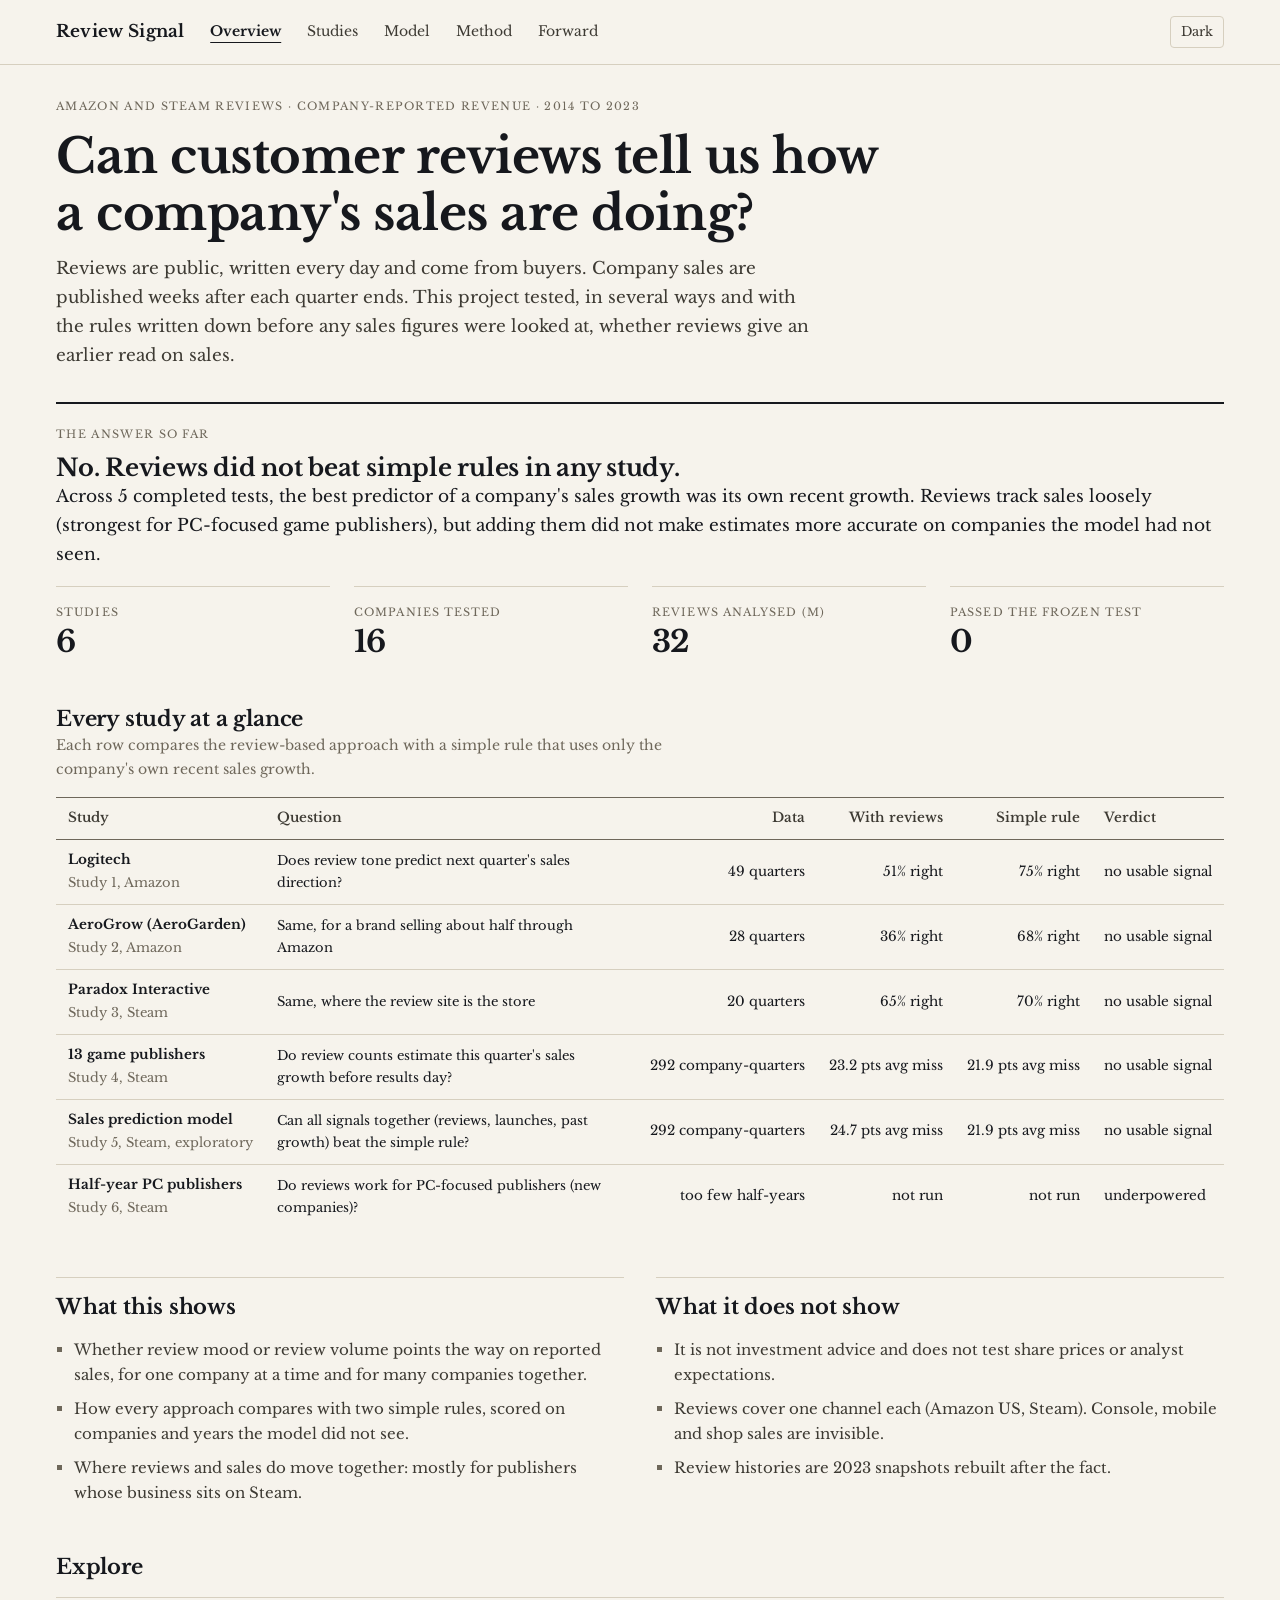
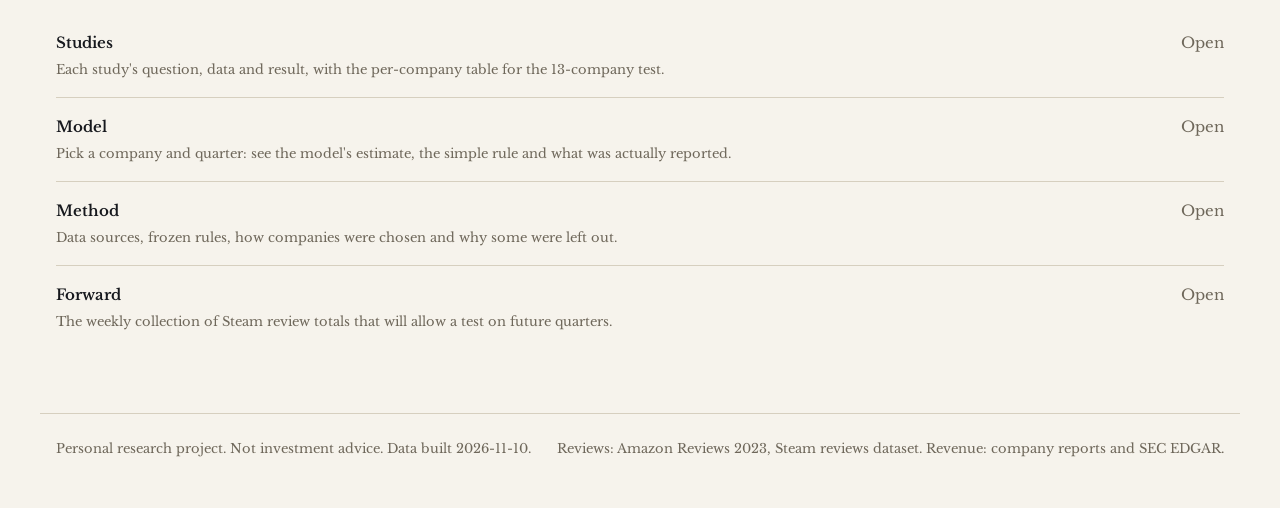
<file: site/index.html>
<!doctype html>
<html lang="en">
<head>
<meta charset="utf-8">
<meta name="viewport" content="width=device-width, initial-scale=1">
<title>Overview | Review Signal</title>
<meta name="description" content="Can public customer reviews tell us how a company's sales are doing before it reports?">
<meta name="color-scheme" content="light dark">
<link rel="icon" href="data:image/svg+xml,%3Csvg xmlns='http://www.w3.org/2000/svg' viewBox='0 0 32 32'%3E%3Crect width='32' height='32' rx='4' fill='%238a4a0e'/%3E%3Ctext x='16' y='23' font-family='Georgia,serif' font-size='20' font-weight='700' fill='%23f6f3ec' text-anchor='middle'%3ER%3C/text%3E%3C/svg%3E">
<link rel="stylesheet" href="assets/style.css">
<script src="assets/data.js" defer></script>
<script src="assets/app.js" defer></script>
</head>
<body data-page="index">
<main>

<div class="page-head">
  <span class="eyebrow">Amazon and Steam reviews · company-reported revenue · 2014 to 2023</span>
  <h1>Can customer reviews tell us how a company's sales are doing?</h1>
  <p class="lede">Reviews are public, written every day and come from buyers. Company sales are published weeks after each quarter ends. This project tested, in several ways and with the rules written down before any sales figures were looked at, whether reviews give an earlier read on sales.</p>
</div>
<div class="panel answer" id="answer"></div>
<div class="grid g4" id="stats" style="margin-top:var(--sp-4)"></div>
<section>
  <div class="sec-head"><div><h2>Every study at a glance</h2><p>Each row compares the review-based approach with a simple rule that uses only the company's own recent sales growth.</p></div></div>
  <div id="studyCards"></div>
</section>
<section class="grid g2">
  <div class="panel"><h2>What this shows</h2><ul class="list yes" style="margin-top:var(--sp-4)">
    <li>Whether review mood or review volume points the way on reported sales, for one company at a time and for many companies together.</li>
    <li>How every approach compares with two simple rules, scored on companies and years the model did not see.</li>
    <li>Where reviews and sales do move together: mostly for publishers whose business sits on Steam.</li>
  </ul></div>
  <div class="panel"><h2>What it does not show</h2><ul class="list no" style="margin-top:var(--sp-4)">
    <li>It is not investment advice and does not test share prices or analyst expectations.</li>
    <li>Reviews cover one channel each (Amazon US, Steam). Console, mobile and shop sales are invisible.</li>
    <li>Review histories are 2023 snapshots rebuilt after the fact.</li>
  </ul></div>
</section>
<section><div class="sec-head"><div><h2>Explore</h2></div></div>
  <div class="panel links">
    <a href="studies.html"><span><b>Studies</b><small>Each study's question, data and result, with the per-company table for the 13-company test.</small></span><span>Open</span></a>
    <a href="model.html"><span><b>Model</b><small>Pick a company and quarter: see the model's estimate, the simple rule and what was actually reported.</small></span><span>Open</span></a>
    <a href="method.html"><span><b>Method</b><small>Data sources, frozen rules, how companies were chosen and why some were left out.</small></span><span>Open</span></a>
    <a href="forward.html"><span><b>Forward</b><small>The weekly collection of Steam review totals that will allow a test on future quarters.</small></span><span>Open</span></a>
  </div></section>
</main>
</body>
</html>
</file>
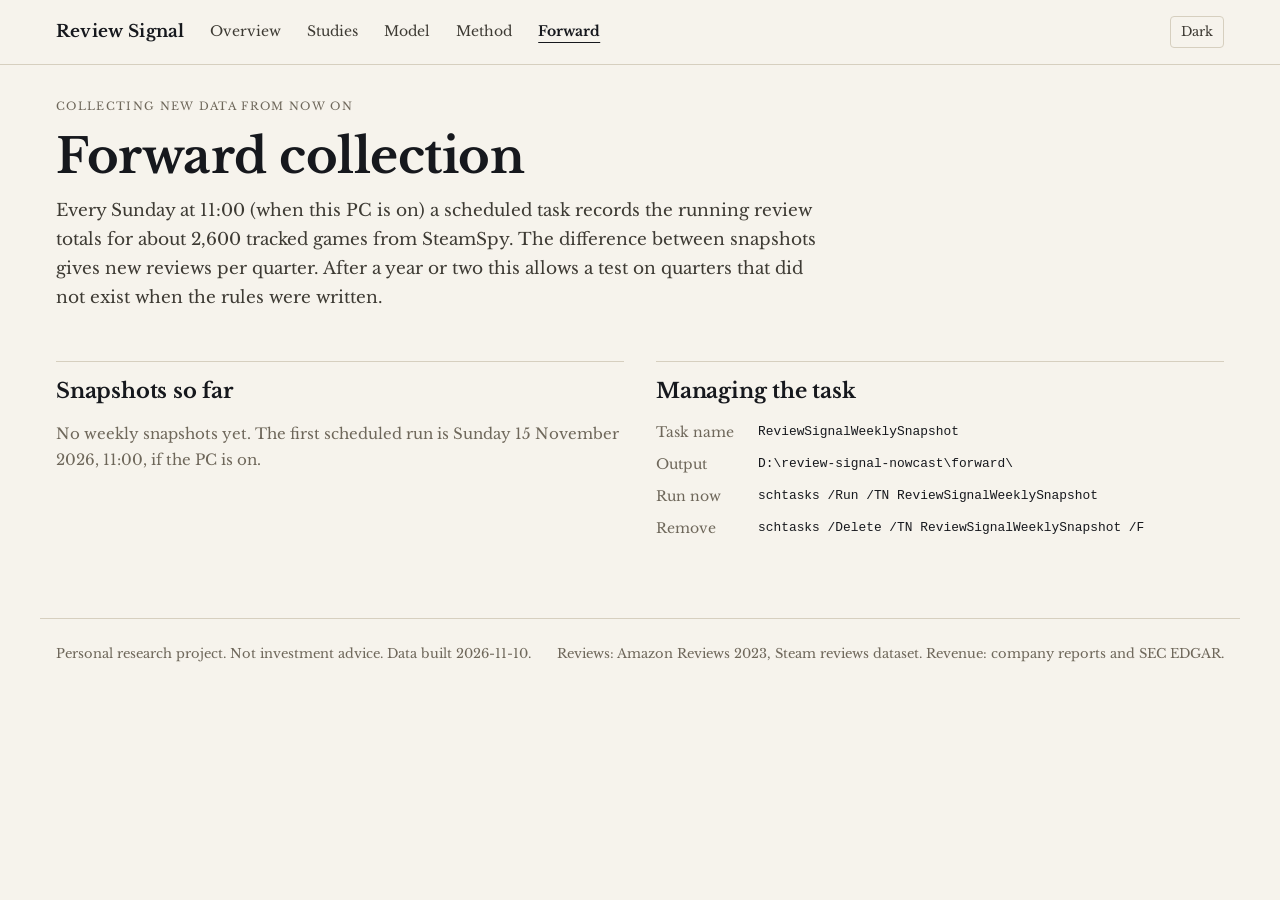
<file: site/forward.html>
<!doctype html>
<html lang="en">
<head>
<meta charset="utf-8">
<meta name="viewport" content="width=device-width, initial-scale=1">
<title>Forward | Review Signal</title>
<meta name="description" content="Weekly collection of Steam review totals for a future out-of-sample test.">
<meta name="color-scheme" content="light dark">
<link rel="icon" href="data:image/svg+xml,%3Csvg xmlns='http://www.w3.org/2000/svg' viewBox='0 0 32 32'%3E%3Crect width='32' height='32' rx='4' fill='%238a4a0e'/%3E%3Ctext x='16' y='23' font-family='Georgia,serif' font-size='20' font-weight='700' fill='%23f6f3ec' text-anchor='middle'%3ER%3C/text%3E%3C/svg%3E">
<link rel="stylesheet" href="assets/style.css">
<script src="assets/data.js" defer></script>
<script src="assets/app.js" defer></script>
</head>
<body data-page="forward">
<main>

<div class="page-head"><span class="eyebrow">Collecting new data from now on</span><h1>Forward collection</h1>
<p class="lede">Every Sunday at 11:00 (when this PC is on) a scheduled task records the running review totals for about 2,600 tracked games from SteamSpy. The difference between snapshots gives new reviews per quarter. After a year or two this allows a test on quarters that did not exist when the rules were written.</p></div>
<section class="grid g2"><div class="panel"><h2>Snapshots so far</h2><div id="fwdRuns" style="margin-top:var(--sp-4)"></div></div>
<div class="panel"><h2>Managing the task</h2><dl class="kv" style="margin-top:var(--sp-4)"><dt>Task name</dt><dd class="mono">ReviewSignalWeeklySnapshot</dd>
<dt>Output</dt><dd class="mono">D:\review-signal-nowcast\forward\</dd><dt>Run now</dt><dd class="mono">schtasks /Run /TN ReviewSignalWeeklySnapshot</dd>
<dt>Remove</dt><dd class="mono">schtasks /Delete /TN ReviewSignalWeeklySnapshot /F</dd></dl></div></section>
</main>
</body>
</html>
</file>
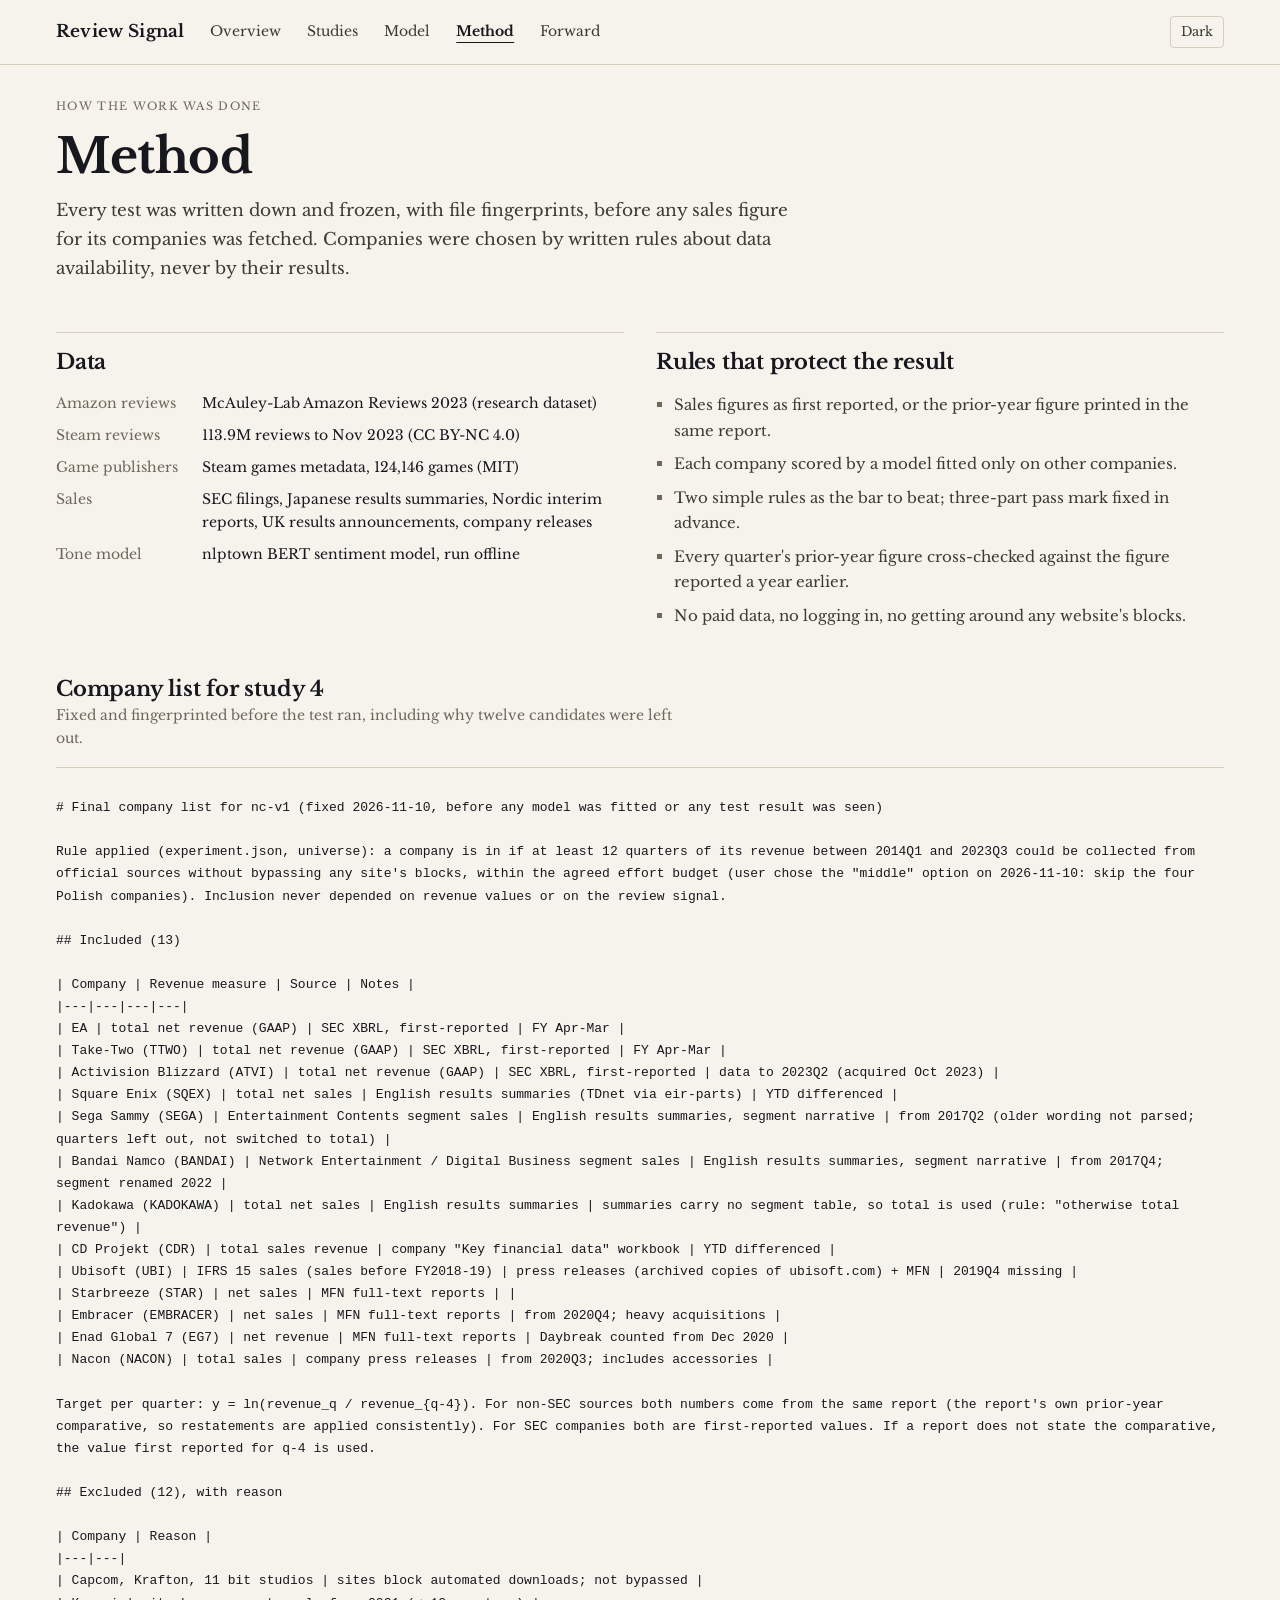
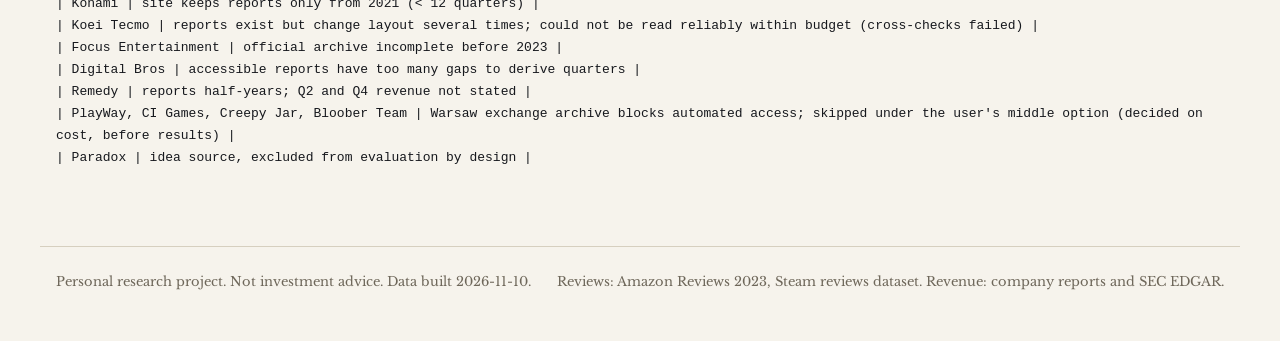
<file: site/method.html>
<!doctype html>
<html lang="en">
<head>
<meta charset="utf-8">
<meta name="viewport" content="width=device-width, initial-scale=1">
<title>Method | Review Signal</title>
<meta name="description" content="Data sources, frozen rules and company selection.">
<meta name="color-scheme" content="light dark">
<link rel="icon" href="data:image/svg+xml,%3Csvg xmlns='http://www.w3.org/2000/svg' viewBox='0 0 32 32'%3E%3Crect width='32' height='32' rx='4' fill='%238a4a0e'/%3E%3Ctext x='16' y='23' font-family='Georgia,serif' font-size='20' font-weight='700' fill='%23f6f3ec' text-anchor='middle'%3ER%3C/text%3E%3C/svg%3E">
<link rel="stylesheet" href="assets/style.css">
<script src="assets/data.js" defer></script>
<script src="assets/app.js" defer></script>
</head>
<body data-page="method">
<main>

<div class="page-head"><span class="eyebrow">How the work was done</span><h1>Method</h1>
<p class="lede">Every test was written down and frozen, with file fingerprints, before any sales figure for its companies was fetched. Companies were chosen by written rules about data availability, never by their results.</p></div>
<section class="grid g2">
  <div class="panel"><h2>Data</h2><dl class="kv" style="margin-top:var(--sp-4)">
    <dt>Amazon reviews</dt><dd>McAuley-Lab Amazon Reviews 2023 (research dataset)</dd>
    <dt>Steam reviews</dt><dd>113.9M reviews to Nov 2023 (CC BY-NC 4.0)</dd>
    <dt>Game publishers</dt><dd>Steam games metadata, 124,146 games (MIT)</dd>
    <dt>Sales</dt><dd>SEC filings, Japanese results summaries, Nordic interim reports, UK results announcements, company releases</dd>
    <dt>Tone model</dt><dd>nlptown BERT sentiment model, run offline</dd></dl></div>
  <div class="panel"><h2>Rules that protect the result</h2><ul class="list yes" style="margin-top:var(--sp-4)">
    <li>Sales figures as first reported, or the prior-year figure printed in the same report.</li>
    <li>Each company scored by a model fitted only on other companies.</li>
    <li>Two simple rules as the bar to beat; three-part pass mark fixed in advance.</li>
    <li>Every quarter's prior-year figure cross-checked against the figure reported a year earlier.</li>
    <li>No paid data, no logging in, no getting around any website's blocks.</li></ul></div>
</section>
<section><div class="sec-head"><div><h2>Company list for study 4</h2><p>Fixed and fingerprinted before the test ran, including why twelve candidates were left out.</p></div></div>
  <div class="panel"><pre class="mono small" id="universe" style="white-space:pre-wrap"></pre></div></section>
</main>
</body>
</html>
</file>
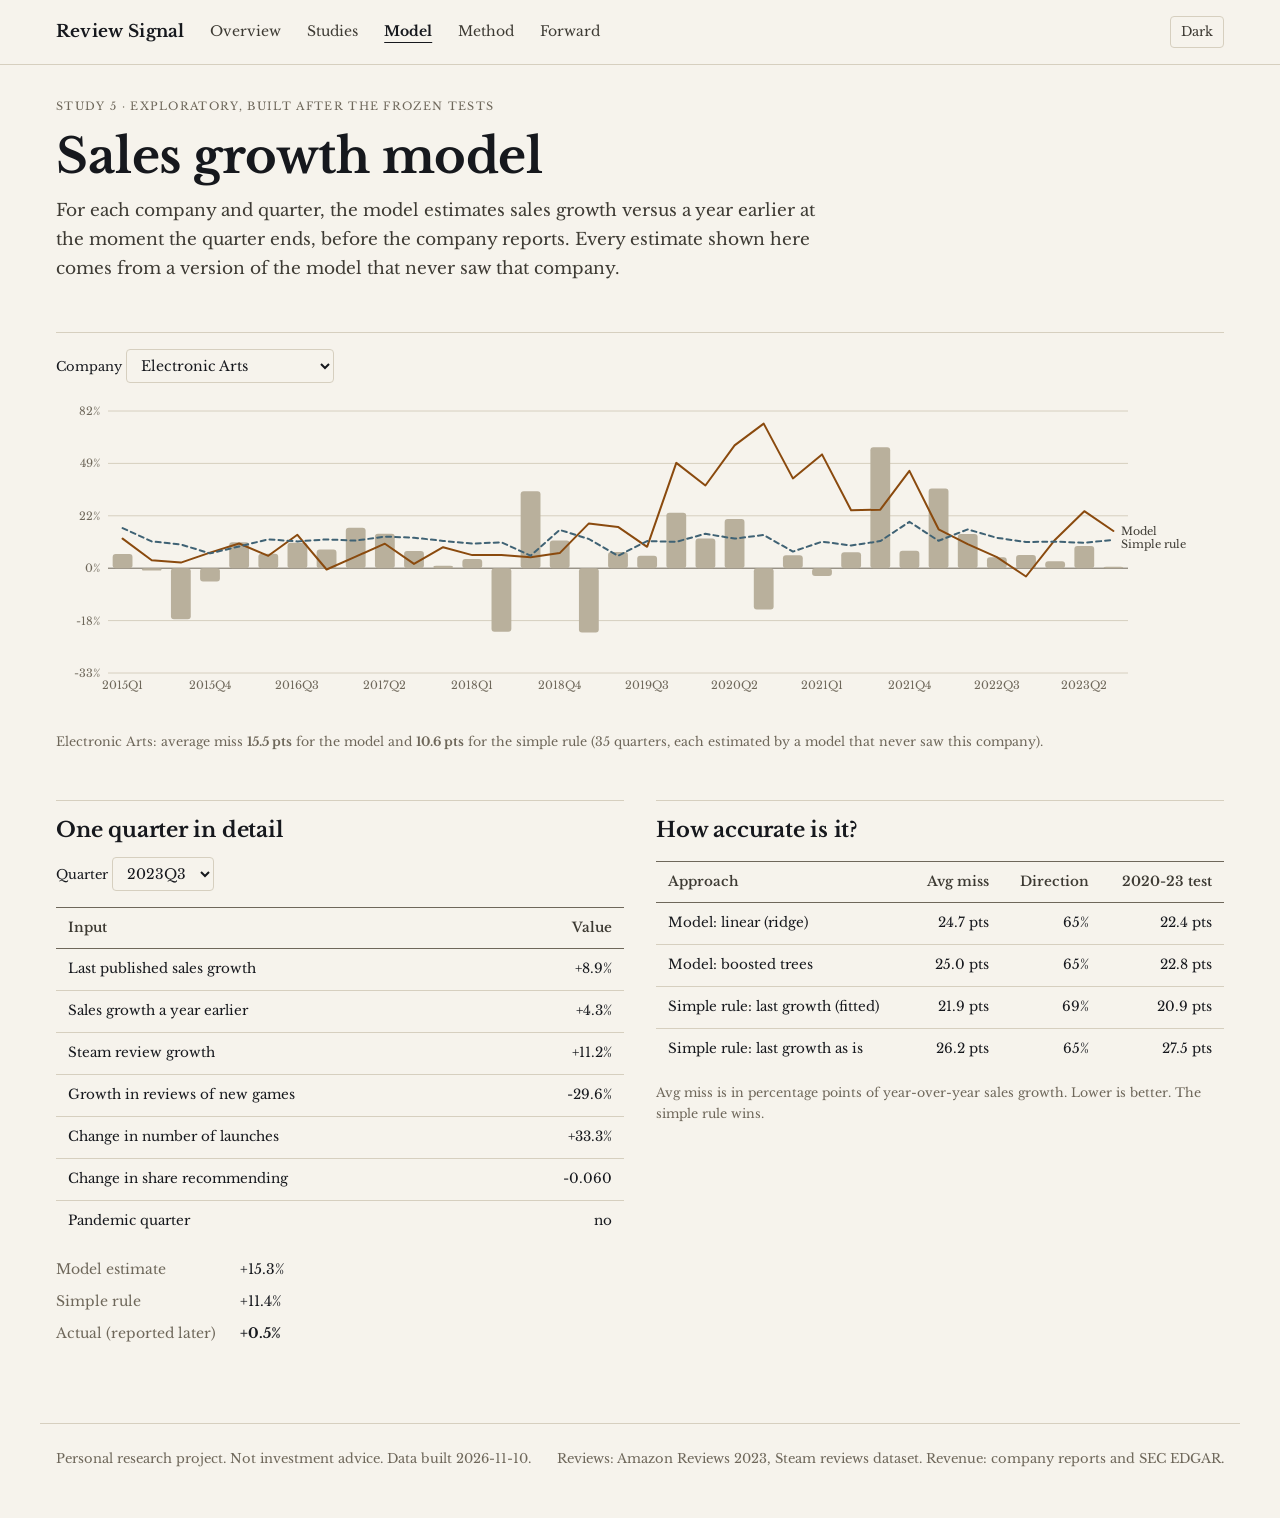
<file: site/model.html>
<!doctype html>
<html lang="en">
<head>
<meta charset="utf-8">
<meta name="viewport" content="width=device-width, initial-scale=1">
<title>Model | Review Signal</title>
<meta name="description" content="Interactive view of the exploratory sales-growth model.">
<meta name="color-scheme" content="light dark">
<link rel="icon" href="data:image/svg+xml,%3Csvg xmlns='http://www.w3.org/2000/svg' viewBox='0 0 32 32'%3E%3Crect width='32' height='32' rx='4' fill='%238a4a0e'/%3E%3Ctext x='16' y='23' font-family='Georgia,serif' font-size='20' font-weight='700' fill='%23f6f3ec' text-anchor='middle'%3ER%3C/text%3E%3C/svg%3E">
<link rel="stylesheet" href="assets/style.css">
<script src="assets/data.js" defer></script>
<script src="assets/app.js" defer></script>
</head>
<body data-page="model">
<main>

<div class="page-head"><span class="eyebrow">Study 5 · exploratory, built after the frozen tests</span><h1>Sales growth model</h1>
<p class="lede">For each company and quarter, the model estimates sales growth versus a year earlier at the moment the quarter ends, before the company reports. Every estimate shown here comes from a version of the model that never saw that company.</p></div>
<section><div class="panel"><div class="controls"><label class="small">Company <select id="company"></select></label></div>
  <div class="chart" id="modelChart"></div><p class="chart-note" id="modelNote"></p></div></section>
<section class="grid g2">
  <div class="panel"><h2>One quarter in detail</h2><div class="controls" style="margin-top:var(--sp-3)"><label class="small">Quarter <select id="quarter"></select></label></div><div id="explain"></div></div>
  <div class="panel"><h2>How accurate is it?</h2><div id="modelScores" style="margin-top:var(--sp-4)"></div>
  <p class="chart-note">Avg miss is in percentage points of year-over-year sales growth. Lower is better. The simple rule wins.</p></div>
</section>
</main>
</body>
</html>
</file>
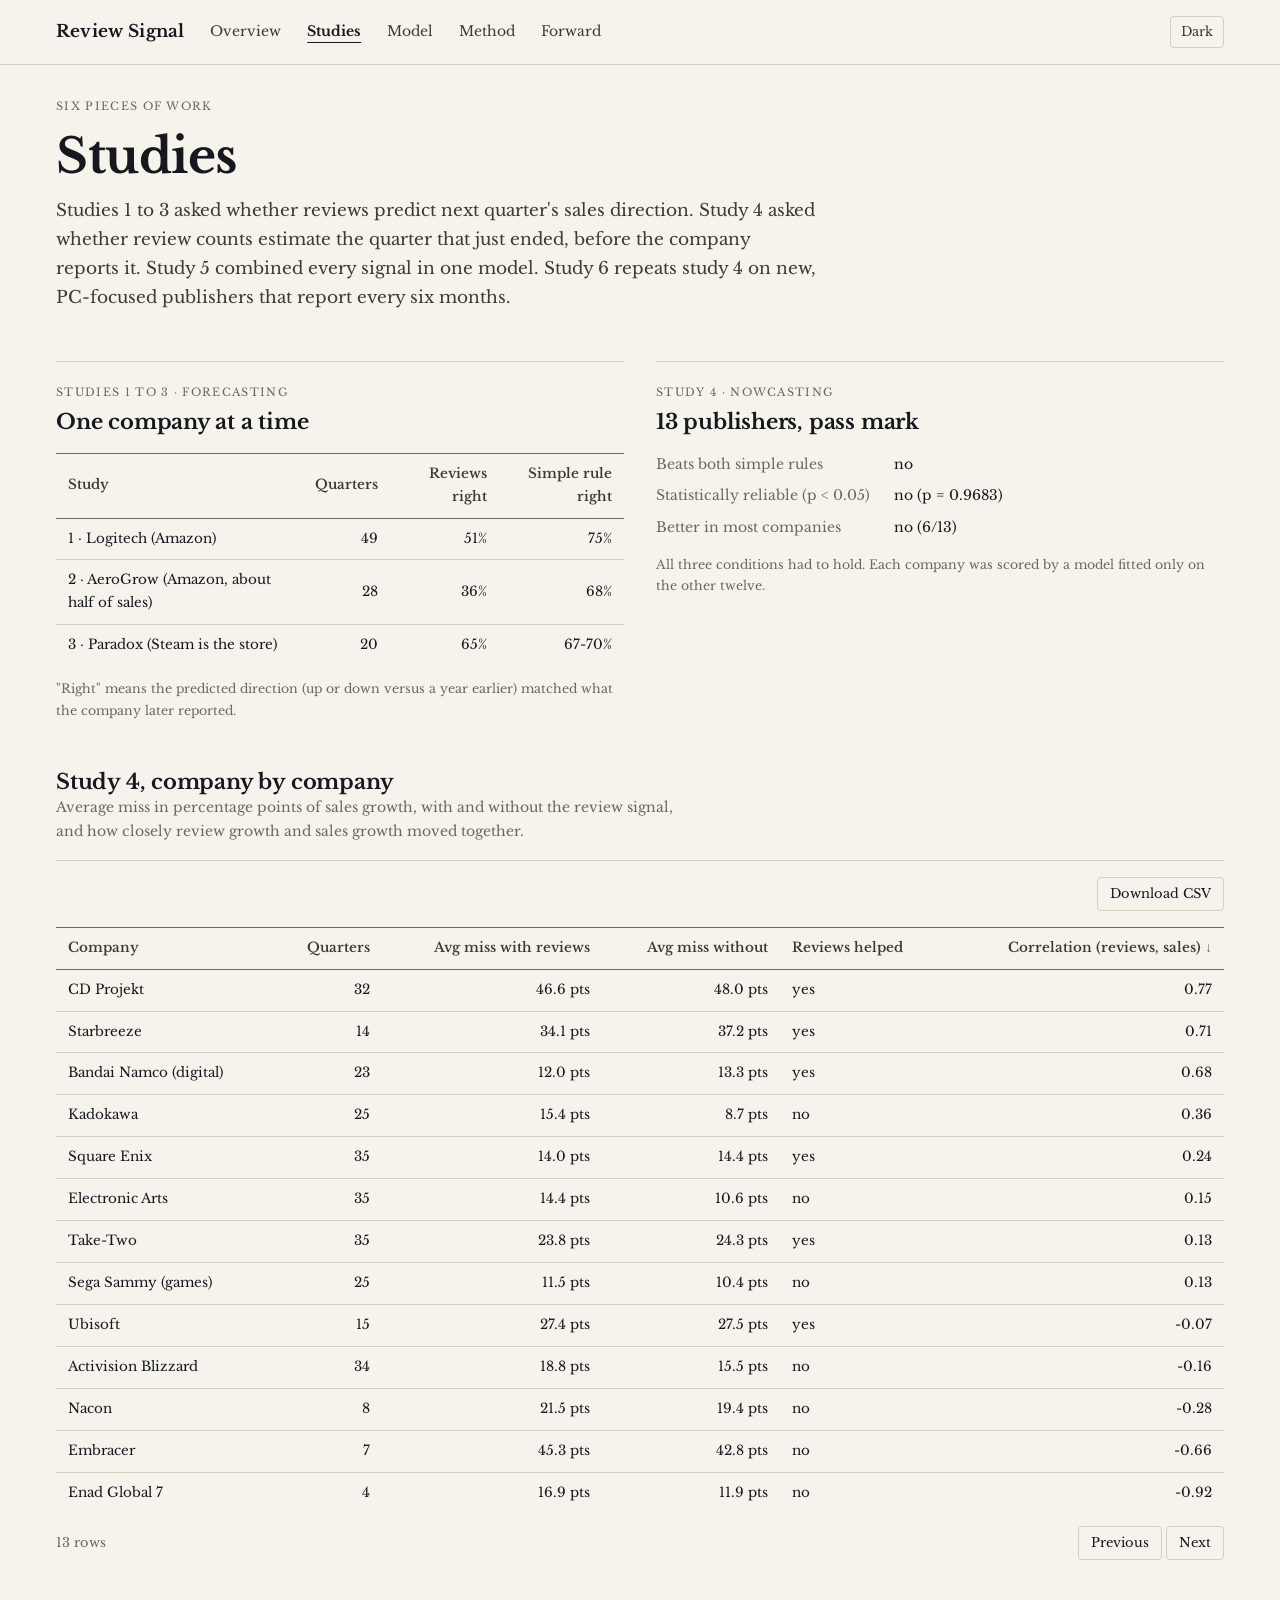
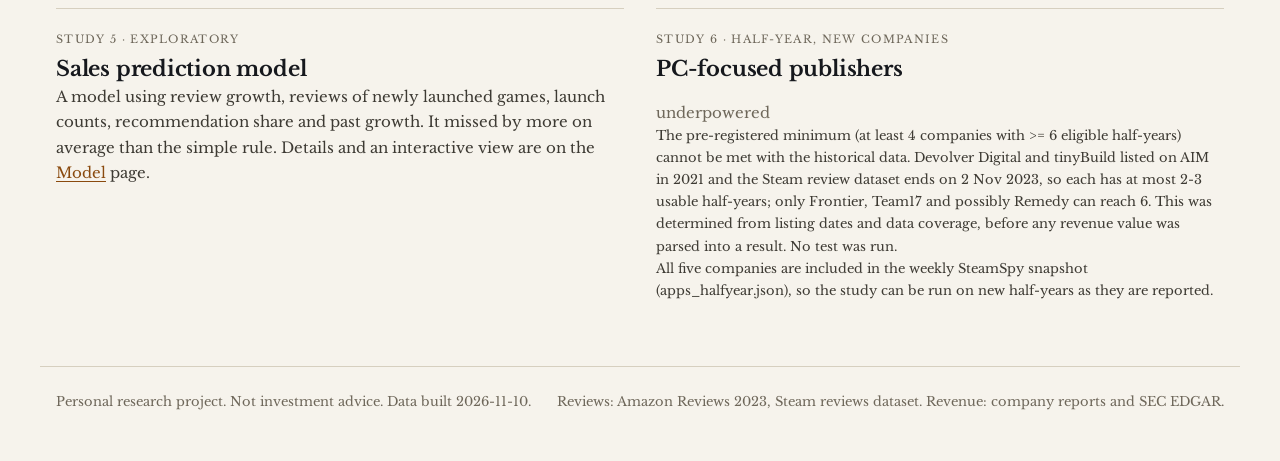
<file: site/studies.html>
<!doctype html>
<html lang="en">
<head>
<meta charset="utf-8">
<meta name="viewport" content="width=device-width, initial-scale=1">
<title>Studies | Review Signal</title>
<meta name="description" content="Every study's question, data and result.">
<meta name="color-scheme" content="light dark">
<link rel="icon" href="data:image/svg+xml,%3Csvg xmlns='http://www.w3.org/2000/svg' viewBox='0 0 32 32'%3E%3Crect width='32' height='32' rx='4' fill='%238a4a0e'/%3E%3Ctext x='16' y='23' font-family='Georgia,serif' font-size='20' font-weight='700' fill='%23f6f3ec' text-anchor='middle'%3ER%3C/text%3E%3C/svg%3E">
<link rel="stylesheet" href="assets/style.css">
<script src="assets/data.js" defer></script>
<script src="assets/app.js" defer></script>
</head>
<body data-page="studies">
<main>

<div class="page-head"><span class="eyebrow">Six pieces of work</span><h1>Studies</h1>
<p class="lede">Studies 1 to 3 asked whether reviews predict next quarter's sales direction. Study 4 asked whether review counts estimate the quarter that just ended, before the company reports it. Study 5 combined every signal in one model. Study 6 repeats study 4 on new, PC-focused publishers that report every six months.</p></div>
<section class="grid g2">
  <div class="panel"><span class="eyebrow">Studies 1 to 3 · forecasting</span><h2 style="margin-top:6px">One company at a time</h2>
  <div class="table-wrap" style="margin-top:var(--sp-4)"><table><thead><tr><th>Study</th><th class="num">Quarters</th><th class="num">Reviews right</th><th class="num">Simple rule right</th></tr></thead><tbody>
  <tr><td>1 · Logitech (Amazon)</td><td class="num">49</td><td class="num">51%</td><td class="num">75%</td></tr>
  <tr><td>2 · AeroGrow (Amazon, about half of sales)</td><td class="num">28</td><td class="num">36%</td><td class="num">68%</td></tr>
  <tr><td>3 · Paradox (Steam is the store)</td><td class="num">20</td><td class="num">65%</td><td class="num">67-70%</td></tr></tbody></table></div>
  <p class="chart-note">"Right" means the predicted direction (up or down versus a year earlier) matched what the company later reported.</p></div>
  <div class="panel"><span class="eyebrow">Study 4 · nowcasting</span><h2 style="margin-top:6px">13 publishers, pass mark</h2><div id="ncCrit" style="margin-top:var(--sp-4)"></div>
  <p class="chart-note">All three conditions had to hold. Each company was scored by a model fitted only on the other twelve.</p></div>
</section>
<section><div class="sec-head"><div><h2>Study 4, company by company</h2><p>Average miss in percentage points of sales growth, with and without the review signal, and how closely review growth and sales growth moved together.</p></div></div>
  <div class="panel" id="ncTable"></div></section>
<section class="grid g2">
  <div class="panel"><span class="eyebrow">Study 5 · exploratory</span><h2 style="margin-top:6px">Sales prediction model</h2>
  <p class="ink2">A model using review growth, reviews of newly launched games, launch counts, recommendation share and past growth. It missed by more on average than the simple rule. Details and an interactive view are on the <a href="model.html">Model</a> page.</p></div>
  <div class="panel"><span class="eyebrow">Study 6 · half-year, new companies</span><h2 style="margin-top:6px">PC-focused publishers</h2><div id="hyBox" style="margin-top:var(--sp-4)"></div></div>
</section>
</main>
</body>
</html>
</file>
<file: site/assets/style.css>
/* Review Signal: shared styles. Libre Baskerville, warm paper palette, plain editorial layout. */
@import url("https://fonts.googleapis.com/css2?family=Libre+Baskerville:wght@400;700&display=swap");
@view-transition { navigation: auto; }

:root {
  color-scheme: light;
  --bg: #f6f3ec;
  --surface: #f6f3ec;
  --surface-2: #ece7dc;
  --line: #d6cfbf;
  --line-strong: #b9b09c;
  --ink: #16181d;
  --ink-2: #3d3a33;
  --ink-3: #6e675a;
  --s1: #8a4a0e;      /* series 1: model, data */
  --s1-soft: #efe2d2;
  --s2: #3f6274;      /* series 2: baseline */
  --s3: #5b7a3a;      /* series 3 */
  --neg: #a33a26;     /* below / negative */
  --neg-soft: #f1ddd6;
  --pos: #8a4a0e;
  --shade: rgba(110, 103, 90, 0.10);
  --good: #4d6b2f;
  --focus: #8a4a0e;
  --r: 4px;
  --font: "Libre Baskerville", Georgia, "Times New Roman", serif;
  --mono: "Cascadia Mono", "SF Mono", ui-monospace, Consolas, "Liberation Mono", monospace;
  --sp-1: 4px; --sp-2: 8px; --sp-3: 12px; --sp-4: 16px; --sp-5: 24px; --sp-6: 32px; --sp-7: 48px; --sp-8: 64px;
  --ease: cubic-bezier(.2, .7, .2, 1);
}
:root[data-theme="dark"] {
  color-scheme: dark;
    --bg: #1b1a17; --surface: #1b1a17; --surface-2: #26241f; --line: #3b3830; --line-strong: #555046;
    --ink: #ede8dd; --ink-2: #cfc8b9; --ink-3: #9d9585;
    --s1: #d39a5e; --s1-soft: #3a2c1d; --s2: #8fb0c2; --s3: #9cba78; --neg: #e08a74; --neg-soft: #3a231d;
    --pos: #d39a5e; --shade: rgba(255, 255, 255, 0.05); --focus: #d39a5e;
}

* { box-sizing: border-box; }
html { -webkit-text-size-adjust: 100%; }
body {
  margin: 0; background: var(--bg); color: var(--ink); font: 15px/1.55 var(--font);
  font-feature-settings: "tnum" 1; -webkit-font-smoothing: antialiased;
}
a { color: var(--s1); text-decoration-thickness: 1px; text-underline-offset: 3px; }
a:hover { text-decoration-thickness: 2px; }
:focus-visible { outline: 2px solid var(--focus); outline-offset: 2px; border-radius: 4px; }
h1, h2, h3 { margin: 0; letter-spacing: -0.01em; }
h1 { font-size: clamp(28px, 4vw, 40px); line-height: 1.15; font-weight: 650; }
h2 { font-size: 20px; line-height: 1.3; font-weight: 640; }
h3 { font-size: 15px; font-weight: 640; }
p { margin: 0; }
.muted { color: var(--ink-3); }
.ink2 { color: var(--ink-2); }
.mono { font-family: var(--mono); font-size: 0.92em; }
.small { font-size: 13px; }

/* top bar */
.top {
  position: sticky; top: 0; z-index: 20; background: color-mix(in srgb, var(--bg) 92%, transparent);
  backdrop-filter: saturate(1.2) blur(6px); border-bottom: 1px solid var(--line);
}
.top .inner { max-width: 1200px; margin: 0 auto; padding: 0 var(--sp-4); display: flex; align-items: center; gap: var(--sp-5); height: 56px; }
.brand { display: flex; align-items: center; gap: var(--sp-2); font-weight: 680; color: var(--ink); text-decoration: none; white-space: nowrap; }
.brand svg { display: block; }
.nav { display: flex; gap: var(--sp-1); overflow-x: auto; scrollbar-width: none; flex: 1; }
.nav::-webkit-scrollbar { display: none; }
.nav a {
  color: var(--ink-2); text-decoration: none; padding: 6px 10px; border-radius: 7px; font-size: 14px; white-space: nowrap;
  transition: background .15s var(--ease), color .15s var(--ease);
}
.nav a:hover { background: var(--surface-2); color: var(--ink); }
.nav a[aria-current="page"] { color: var(--ink); background: var(--surface-2); font-weight: 600; }
.theme-btn {
  border: 1px solid var(--line); background: var(--surface); color: var(--ink-2); border-radius: 8px;
  height: 32px; padding: 0 10px; font: inherit; font-size: 13px; cursor: pointer;
}
.theme-btn:hover { border-color: var(--line-strong); color: var(--ink); }

/* layout */
main { max-width: 1200px; margin: 0 auto; padding: var(--sp-6) var(--sp-4) var(--sp-8); }
.page-head { display: grid; gap: var(--sp-3); margin-bottom: var(--sp-6); max-width: 860px; }
.eyebrow { font-size: 13px; color: var(--ink-3); font-weight: 600; letter-spacing: .02em; }
.lede { font-size: 17px; color: var(--ink-2); max-width: 760px; }
.grid { display: grid; gap: var(--sp-4); }
.g2 { grid-template-columns: repeat(2, minmax(0, 1fr)); }
.g3 { grid-template-columns: repeat(3, minmax(0, 1fr)); }
.g4 { grid-template-columns: repeat(4, minmax(0, 1fr)); }
@media (max-width: 900px) { .g3, .g4 { grid-template-columns: repeat(2, minmax(0, 1fr)); } }
@media (max-width: 620px) { .g2, .g3, .g4 { grid-template-columns: minmax(0, 1fr); } }
section { margin-top: var(--sp-7); }
section > .sec-head { display: flex; align-items: end; justify-content: space-between; gap: var(--sp-4); margin-bottom: var(--sp-4); flex-wrap: wrap; }
section > .sec-head p { color: var(--ink-3); font-size: 14px; max-width: 640px; }

.panel { background: var(--surface); border: 1px solid var(--line); border-radius: var(--r); padding: var(--sp-5); min-width: 0; }
.panel.tight { padding: var(--sp-4); }
.panel h3 + p { margin-top: var(--sp-1); }

/* stat tiles */
.stat { display: grid; gap: var(--sp-1); }
.stat .label { font-size: 13px; color: var(--ink-3); }
.stat .value { font-size: 32px; font-weight: 660; letter-spacing: -0.02em; line-height: 1.1; }
.stat .sub { font-size: 13px; color: var(--ink-2); }
.stat .value.neg { color: var(--neg); }

/* answer block */
.answer { display: grid; grid-template-columns: 6px 1fr; gap: var(--sp-4); align-items: stretch; }
.answer .bar { border-radius: 3px; background: var(--line-strong); }
.answer .bar.pos { background: var(--s1); }
.answer .bar.neg { background: var(--neg); }
.answer .bar.mixed { background: linear-gradient(var(--s1), var(--neg)); }
.answer p { font-size: 17px; color: var(--ink); }
.answer p + p { margin-top: var(--sp-2); font-size: 15px; color: var(--ink-2); }

/* controls */
.controls { display: flex; flex-wrap: wrap; gap: var(--sp-3); align-items: center; margin-bottom: var(--sp-4); }
.seg { display: inline-flex; background: var(--surface-2); border: 1px solid var(--line); border-radius: 9px; padding: 3px; gap: 2px; }
.seg button {
  border: 0; background: transparent; color: var(--ink-2); font: inherit; font-size: 13px; padding: 6px 12px; border-radius: 6px; cursor: pointer;
  transition: background .18s var(--ease), color .18s var(--ease), box-shadow .18s var(--ease);
}
.seg button:hover { color: var(--ink); }
.seg button[aria-pressed="true"] { background: var(--surface); color: var(--ink); box-shadow: 0 1px 2px rgba(0,0,0,.08), 0 0 0 1px var(--line); font-weight: 600; }
.chip {
  border: 1px solid var(--line); background: var(--surface); color: var(--ink-2); font: inherit; font-size: 13px;
  padding: 5px 11px; border-radius: 999px; cursor: pointer; transition: border-color .15s, background .15s, color .15s;
}
.chip:hover { border-color: var(--line-strong); color: var(--ink); }
.chip[aria-pressed="true"] { background: var(--ink); color: var(--surface); border-color: var(--ink); }
input[type="search"], select {
  font: inherit; font-size: 14px; color: var(--ink); background: var(--surface); border: 1px solid var(--line);
  border-radius: 8px; height: 34px; padding: 0 10px; min-width: 0;
}
input[type="search"] { width: 240px; max-width: 100%; }
.btn {
  font: inherit; font-size: 13px; border: 1px solid var(--line); background: var(--surface); color: var(--ink);
  border-radius: 8px; height: 34px; padding: 0 12px; cursor: pointer; transition: border-color .15s, background .15s;
}
.btn:hover { border-color: var(--ink-3); background: var(--surface-2); }

/* charts */
.chart { position: relative; width: 100%; }
.chart svg { display: block; width: 100%; height: auto; overflow: visible; }
.chart .grid-line { stroke: var(--line); stroke-width: 1; }
.chart .axis-text { fill: var(--ink-3); font-size: 11px; font-family: var(--font); }
.chart .zero { stroke: var(--ink-3); stroke-width: 1; }
.chart .shade { fill: var(--shade); }
.chart .xhair { stroke: var(--ink-3); stroke-width: 1; stroke-dasharray: 3 3; opacity: 0; transition: opacity .12s; }
.chart.hovering .xhair { opacity: 1; }
.chart .dot { stroke: var(--surface); stroke-width: 2; }
.chart .end-label { font-size: 11px; fill: var(--ink-2); font-family: var(--font); }
.chart .draw { stroke-dasharray: var(--len); stroke-dashoffset: var(--len); animation: draw 1.1s var(--ease) forwards; }
@keyframes draw { to { stroke-dashoffset: 0; } }
.chart rect.bar { transition: opacity .15s; }
.chart.hovering rect.bar:not(.hot) { opacity: .45; }
.chart .grow { transform-box: fill-box; animation: grow .7s var(--ease) both; }
@keyframes grow { from { transform: scaleY(0); } }
.tip {
  position: absolute; pointer-events: none; z-index: 5; min-width: 160px; max-width: 280px; background: var(--surface);
  border: 1px solid var(--line-strong); border-radius: 8px; padding: 8px 10px; font-size: 12.5px; line-height: 1.45;
  box-shadow: 0 6px 20px rgba(0,0,0,.12); opacity: 0; transform: translateY(4px); transition: opacity .12s, transform .12s;
}
.tip.on { opacity: 1; transform: none; }
.tip b { font-weight: 640; }
.tip .row { display: flex; justify-content: space-between; gap: 12px; }
.tip .sw { display: inline-block; width: 8px; height: 8px; border-radius: 2px; margin-right: 6px; vertical-align: 0; }
.legend { display: flex; flex-wrap: wrap; gap: var(--sp-4); font-size: 13px; color: var(--ink-2); margin-bottom: var(--sp-3); }
.legend span { display: inline-flex; align-items: center; gap: 6px; }
.legend i { width: 14px; height: 3px; border-radius: 2px; display: inline-block; }
.legend i.dash { background: repeating-linear-gradient(90deg, currentColor 0 4px, transparent 4px 7px) !important; height: 2px; }
.legend i.box { width: 10px; height: 10px; border-radius: 2px; }
.chart-note { font-size: 12.5px; color: var(--ink-3); margin-top: var(--sp-3); }

/* tables */
.table-wrap { overflow-x: auto; border: 1px solid var(--line); border-radius: var(--r); background: var(--surface); }
table { border-collapse: collapse; width: 100%; font-size: 13.5px; }
th, td { padding: 9px 12px; text-align: left; border-bottom: 1px solid var(--line); white-space: nowrap; }
td.wrap { white-space: normal; min-width: 240px; }
th { font-weight: 600; color: var(--ink-2); background: var(--surface-2); position: sticky; top: 0; cursor: pointer; user-select: none; }
th[aria-sort="ascending"]::after { content: " \2191"; color: var(--ink-3); }
th[aria-sort="descending"]::after { content: " \2193"; color: var(--ink-3); }
td.num, th.num { text-align: right; }
tr:last-child td { border-bottom: 0; }
tbody tr { transition: background .12s; }
tbody tr:hover { background: var(--surface-2); }
.pill { display: inline-block; padding: 1px 8px; border-radius: 999px; font-size: 12px; font-weight: 600; border: 1px solid var(--line); color: var(--ink-2); }
.pill.hit { color: var(--good); border-color: color-mix(in srgb, var(--good) 40%, transparent); }
.pill.miss { color: var(--neg); border-color: color-mix(in srgb, var(--neg) 40%, transparent); }
.pill.na { color: var(--ink-3); }
.up { color: var(--s1); } .down { color: var(--neg); }
.table-foot { display: flex; justify-content: space-between; align-items: center; gap: var(--sp-3); padding: var(--sp-3) 0 0; font-size: 13px; color: var(--ink-3); flex-wrap: wrap; }

/* lists, quotes, steps */
.list { display: grid; gap: var(--sp-3); margin: 0; padding: 0; list-style: none; }
.list li { display: grid; grid-template-columns: 20px 1fr; gap: var(--sp-2); color: var(--ink-2); }
.list li::before { content: ""; width: 6px; height: 6px; border-radius: 50%; background: var(--ink-3); margin: 9px 0 0 6px; }
.list.yes li::before { background: var(--s1); }
.list.no li::before { background: var(--neg); }
.quote { border-top: 1px solid var(--line); padding: var(--sp-3) 0; }
.quote:first-child { border-top: 0; padding-top: 0; }
.quote q { display: block; color: var(--ink); quotes: "\201C" "\201D"; }
.quote .meta { font-size: 12.5px; color: var(--ink-3); margin-top: 2px; }
.steps { counter-reset: s; display: grid; gap: 0; }
.step { display: grid; grid-template-columns: 36px 1fr auto; gap: var(--sp-3); padding: var(--sp-4) 0; border-top: 1px solid var(--line); align-items: start; }
.step:first-child { border-top: 0; }
.step .n { counter-increment: s; width: 28px; height: 28px; border-radius: 50%; border: 1px solid var(--line-strong); display: grid; place-items: center; font-size: 13px; font-weight: 600; color: var(--ink-2); }
.step .n::before { content: counter(s); }
.status { font-size: 12px; font-weight: 600; padding: 2px 8px; border-radius: 6px; background: var(--surface-2); color: var(--ink-2); white-space: nowrap; }
.status.completed { color: var(--good); }
.status.blocked { color: var(--neg); }
.kv { display: grid; grid-template-columns: max-content 1fr; gap: var(--sp-2) var(--sp-5); font-size: 14px; }
.kv dt { color: var(--ink-3); }
.kv dd { margin: 0; color: var(--ink); min-width: 0; overflow-wrap: anywhere; }
.links { display: grid; gap: 0; }
.links a {
  display: grid; grid-template-columns: 1fr auto; gap: var(--sp-3); padding: var(--sp-4) 0; border-top: 1px solid var(--line);
  color: var(--ink); text-decoration: none; transition: padding .2s var(--ease);
}
.links a:first-child { border-top: 0; }
.links a:hover { padding-left: 6px; }
.links a span:last-child { color: var(--ink-3); }
.links a b { display: block; font-weight: 620; }
.links a small { color: var(--ink-3); font-size: 13px; }
.heat td.cell { text-align: center; font-size: 12px; min-width: 52px; }
pre.code { background: var(--surface-2); border: 1px solid var(--line); border-radius: 8px; padding: var(--sp-4); overflow: auto; font: 12.5px/1.5 var(--mono); color: var(--ink-2); max-height: 420px; margin: 0; }
.foot { max-width: 1200px; margin: 0 auto; padding: var(--sp-5) var(--sp-4) var(--sp-7); color: var(--ink-3); font-size: 13px; border-top: 1px solid var(--line); display: flex; justify-content: space-between; gap: var(--sp-4); flex-wrap: wrap; }
.empty { padding: var(--sp-6); text-align: center; color: var(--ink-3); }

@media (prefers-reduced-motion: reduce) {
  *, *::before, *::after { animation-duration: 0.001ms !important; animation-iteration-count: 1 !important; transition-duration: 0.001ms !important; }
  @view-transition { navigation: none; }
}
@media print { .top, .controls, .theme-btn { display: none; } body { background: #fff; } .panel { break-inside: avoid; } }

/* horizontal theme bars */
.hbar { display: grid; grid-template-columns: minmax(96px, 130px) 1fr 56px; gap: 12px; align-items: center; padding: 7px 0; }
.hb-l { font-size: 13px; color: var(--ink-2); }
.hb-t { height: 12px; background: var(--surface-2); border-radius: 3px; overflow: hidden; }
.hb-f { display: block; height: 100%; background: var(--s1); border-radius: 3px; transition: width .7s var(--ease); }
.hb-v { font-size: 13px; text-align: right; font-variant-numeric: tabular-nums; color: var(--ink); }

/* ---- editorial restyle: no boxed cards, no pills, no glass ---- */
body { font-size: 15px; line-height: 1.7; font-feature-settings: normal; }
h1 { font-weight: 700; letter-spacing: -0.01em; line-height: 1.2; }
h2 { font-weight: 700; font-size: 21px; }
h3 { font-weight: 700; }
.mono { font-family: var(--mono); }
.top { background: var(--bg); backdrop-filter: none; }
.brand { font-weight: 700; }
.nav a { border-radius: 0; padding: 6px 2px; margin-right: 18px; }
.nav a:hover { background: none; color: var(--ink); text-decoration: underline; }
.nav a[aria-current="page"] { background: none; font-weight: 700; text-decoration: underline; text-underline-offset: 6px; }
.theme-btn { border-radius: var(--r); background: none; }
.panel { background: none; border: 0; border-top: 1px solid var(--line); border-radius: 0; padding: var(--sp-4) 0 0; }
.grid { gap: var(--sp-6); }
.grid.g4 { gap: var(--sp-5); }
.stat .value { font-weight: 700; font-size: 30px; }
.answer { display: block; border-top: 2px solid var(--ink); padding-top: var(--sp-4); }
.answer .bar { display: none; }
.answer h2 { font-size: 24px; }
.pill, .pill.hit, .pill.miss, .pill.na { border: 0; padding: 0; border-radius: 0; font-size: inherit; font-weight: 400; background: none; }
.status { background: none; padding: 0; }
.table-wrap { border: 0; border-top: 1px solid var(--ink-3); border-radius: 0; background: none; }
th { background: var(--bg); border-bottom: 1px solid var(--ink-3); }
tbody tr:hover { background: var(--surface-2); }
.list li { display: list-item; margin-left: 18px; }
.list { list-style: square; padding-left: 0; gap: var(--sp-2); }
.list li::before { content: none; }
.list li::marker { color: var(--ink-3); }
.links a:hover { padding-left: 0; text-decoration: underline; }
input[type="search"], select, .btn { border-radius: var(--r); background: var(--bg); }
.tip { border-radius: var(--r); box-shadow: 0 2px 8px rgba(0,0,0,.10); background: var(--bg); }
.chart .axis-text, .chart .end-label { font-family: var(--font); }
.studies td.wrap { min-width: 260px; }
.g2 th, .g2 td { white-space: normal; }

.brand { font-size: 17px; letter-spacing: 0.01em; }
.eyebrow { text-transform: uppercase; letter-spacing: 0.12em; font-size: 11px; font-weight: 400; color: var(--ink-3); }
.stat .label { text-transform: uppercase; letter-spacing: 0.1em; font-size: 11px; }
.page-head h1 { font-size: clamp(32px, 4.6vw, 48px); }
.top .inner { height: 64px; }
</file>
